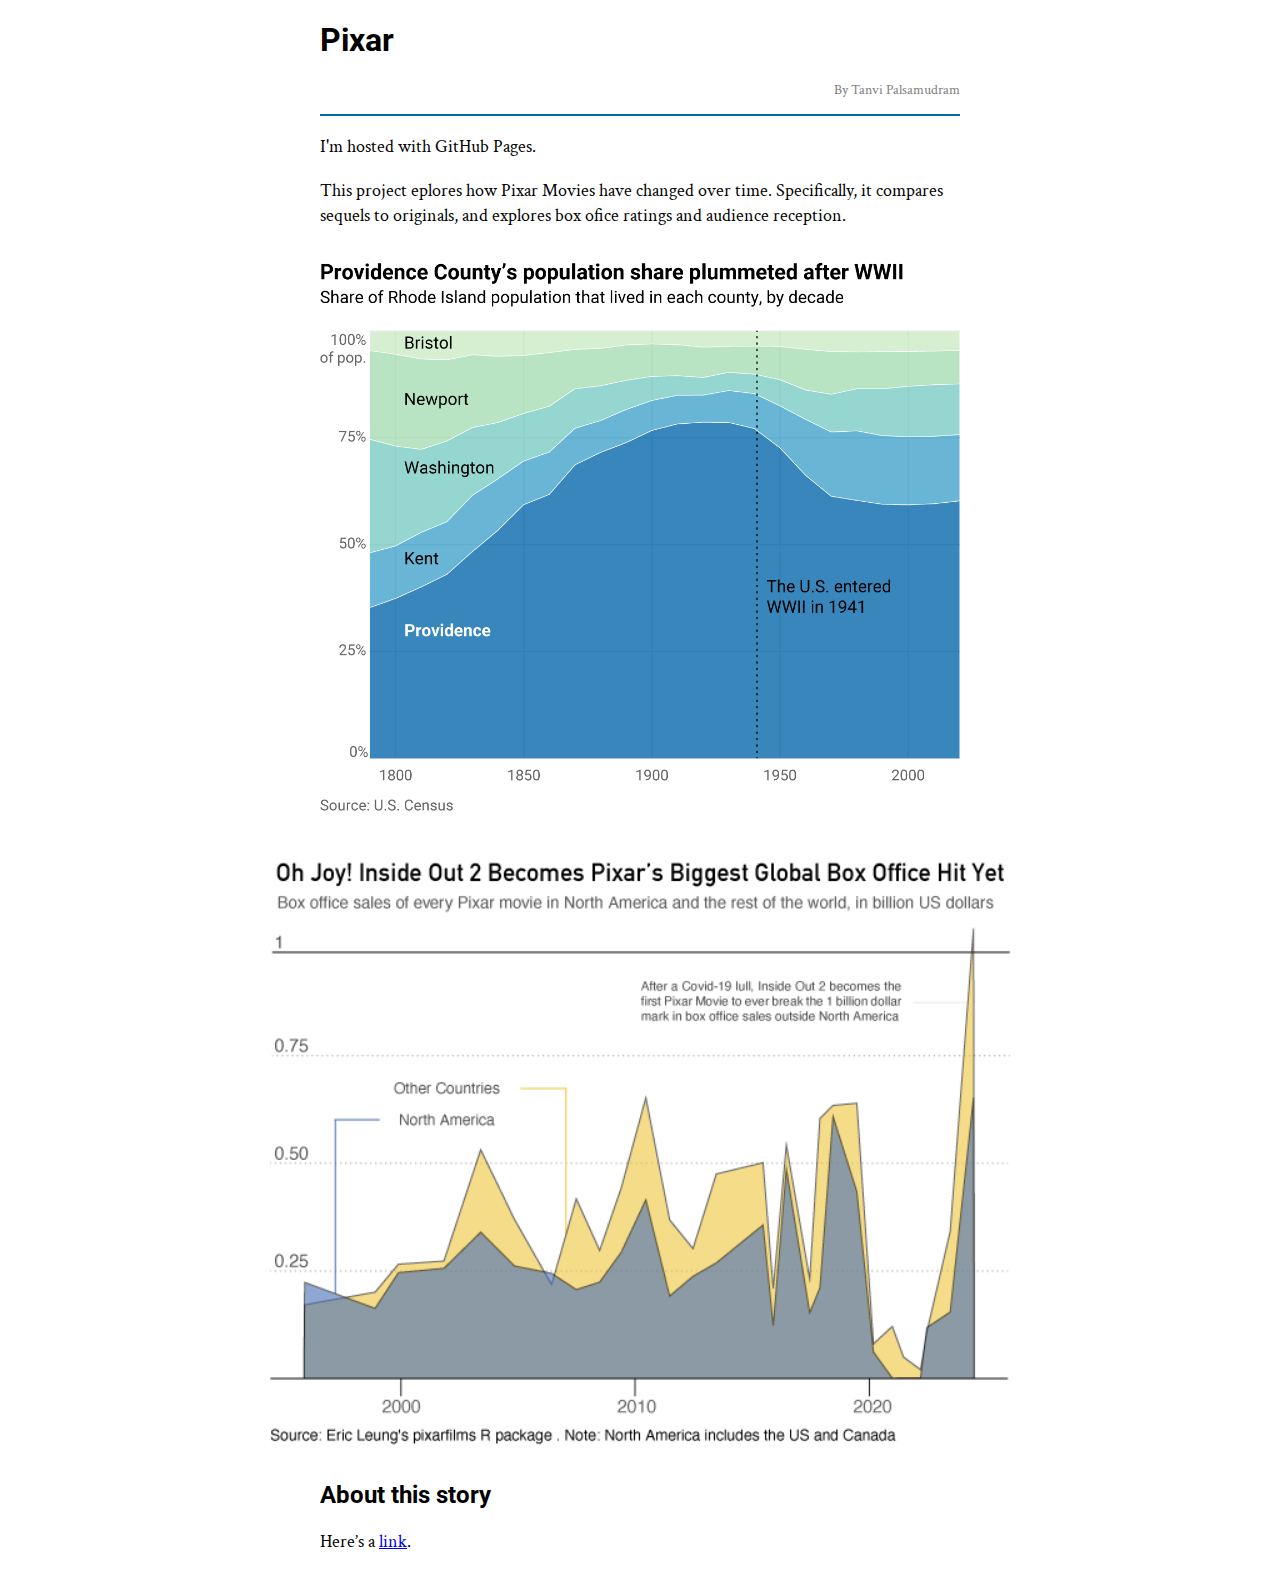
<file: pixar/index.html>
<!DOCTYPE html>
<html>
    <head>
        <title>DATA1500 Final Project</title>
        <link rel="stylesheet" href="styles.css">
        <link rel="preconnect" href="https://fonts.googleapis.com">
        <link rel="preconnect" href="https://fonts.gstatic.com" crossorigin>
        <link href="https://fonts.googleapis.com/css2?family=Crimson+Text:ital,wght@0,400;0,600;0,700;1,400;1,600;1,700&family=Roboto:ital,wght@0,100..900;1,100..900&display=swap" rel="stylesheet">
    </head>        
    <body>
        <h1>Pixar</h1>
        <p id ="byline">By Tanvi Palsamudram</p>
        <div class ="divider"></div>
        <p>I'm hosted with GitHub Pages.</p>
        <p>This project eplores how Pixar Movies have changed over time. Specifically, it compares sequels to originals, and explores box ofice ratings and audience reception.</p>
        <img src = "git_images/rhode_island.png">
        <img id = "chart" src = "git_images/pixar_chart_try2.png">
        <h2>About this story</h2>
        <p>Here’s a <a href="https://www.brown.edu/">link</a>.</p>
    </body>
</html>
</file>
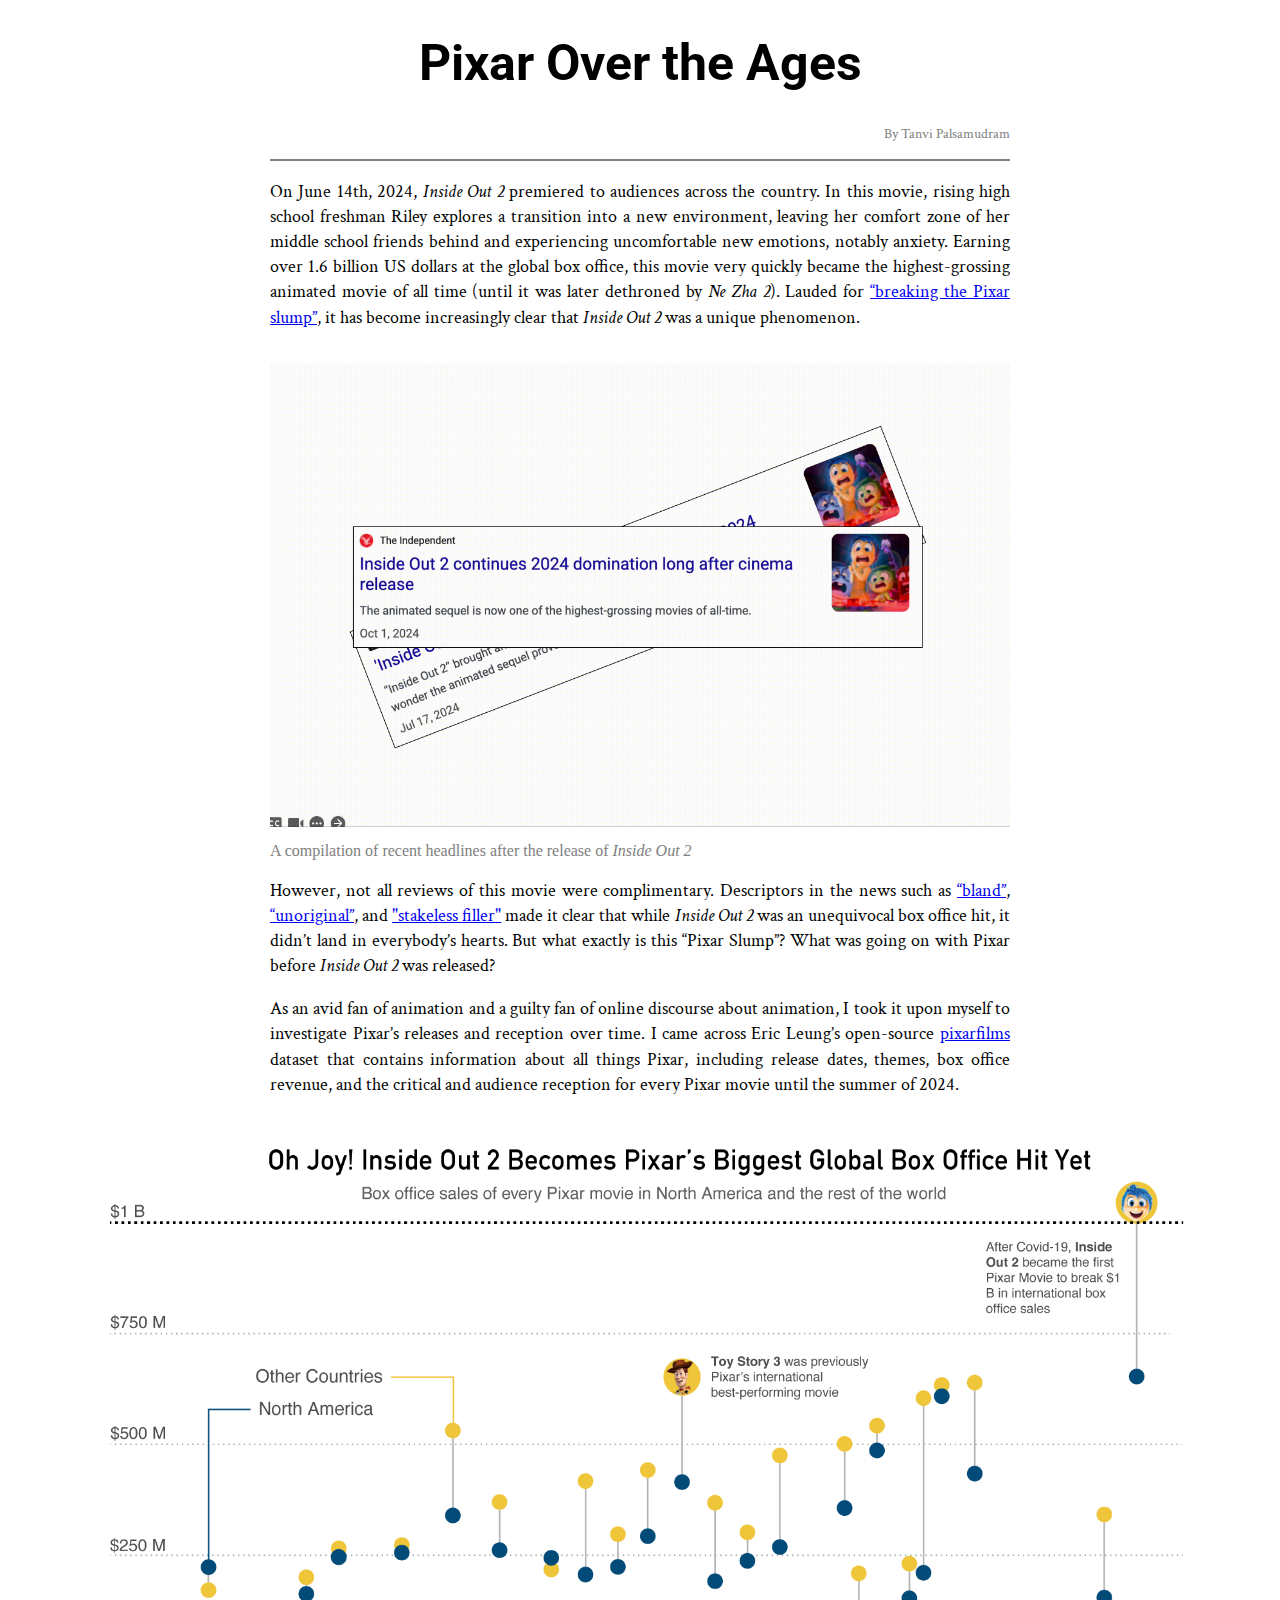
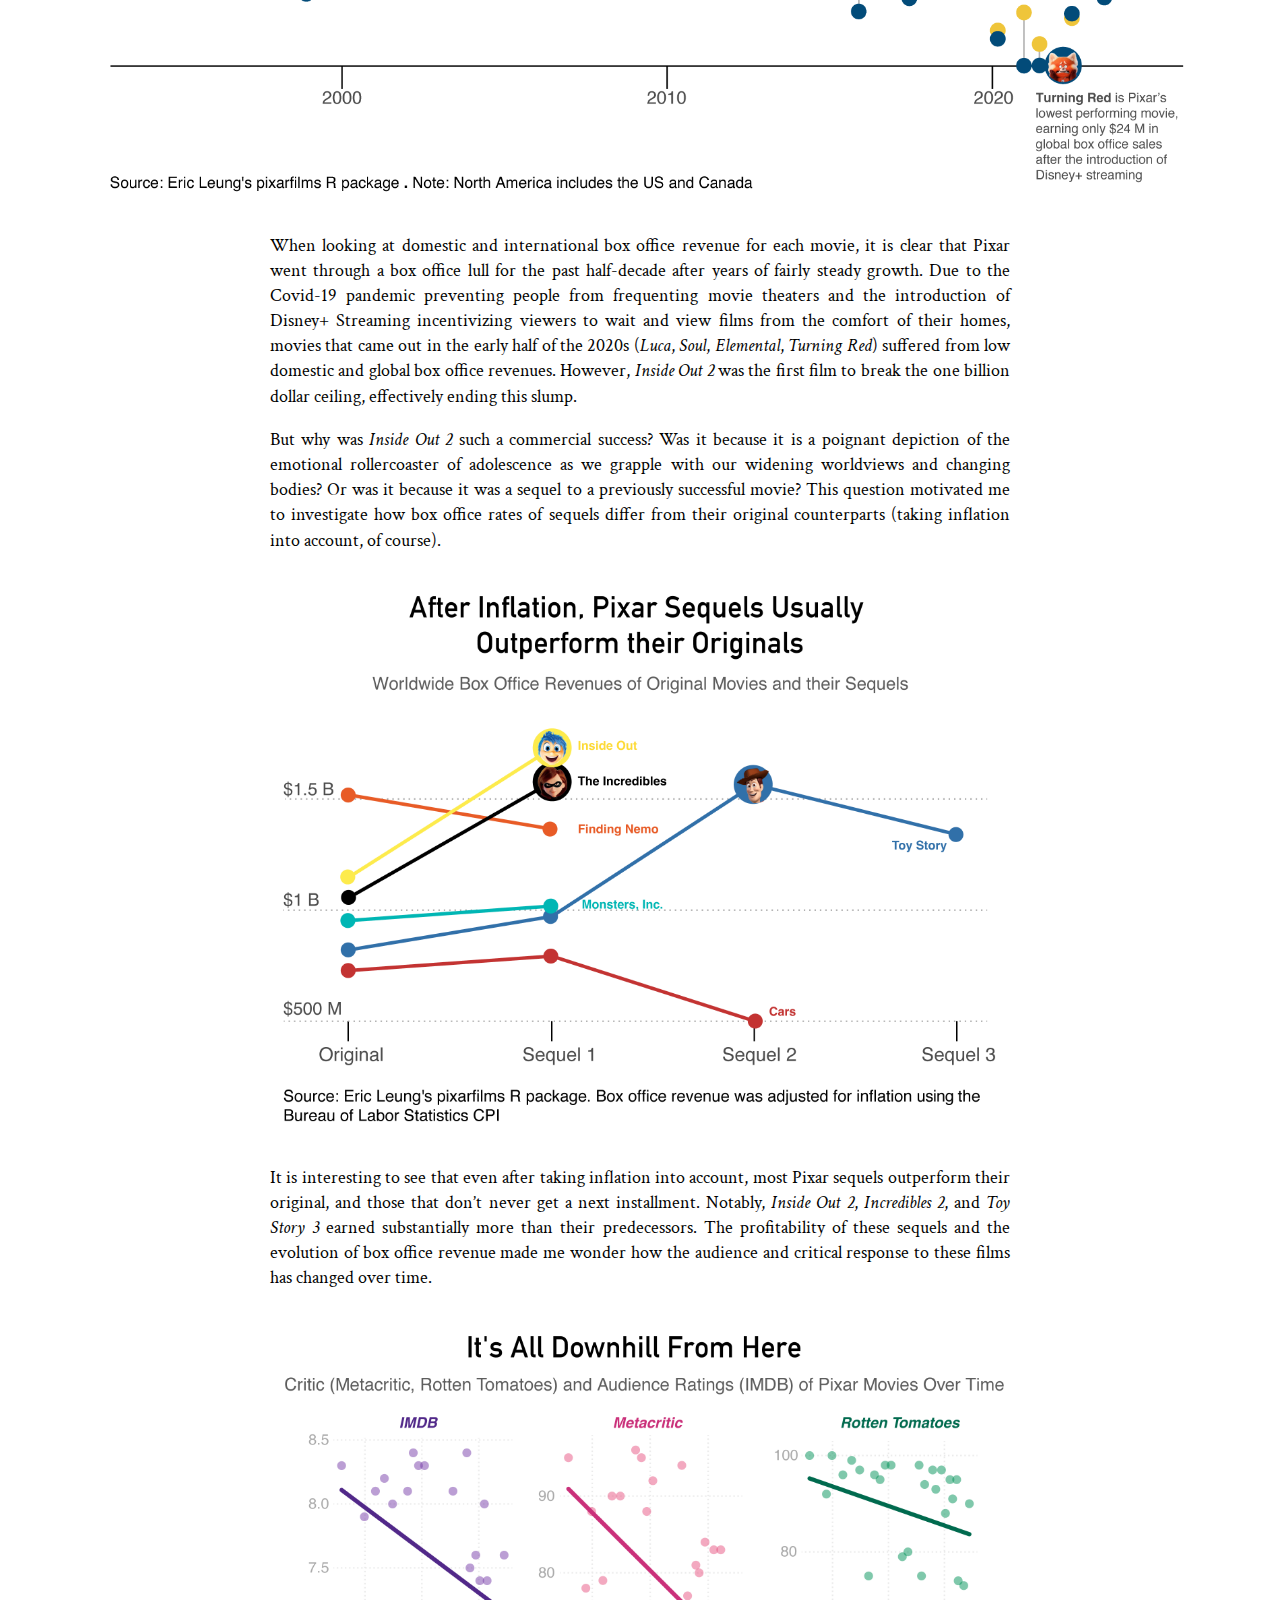
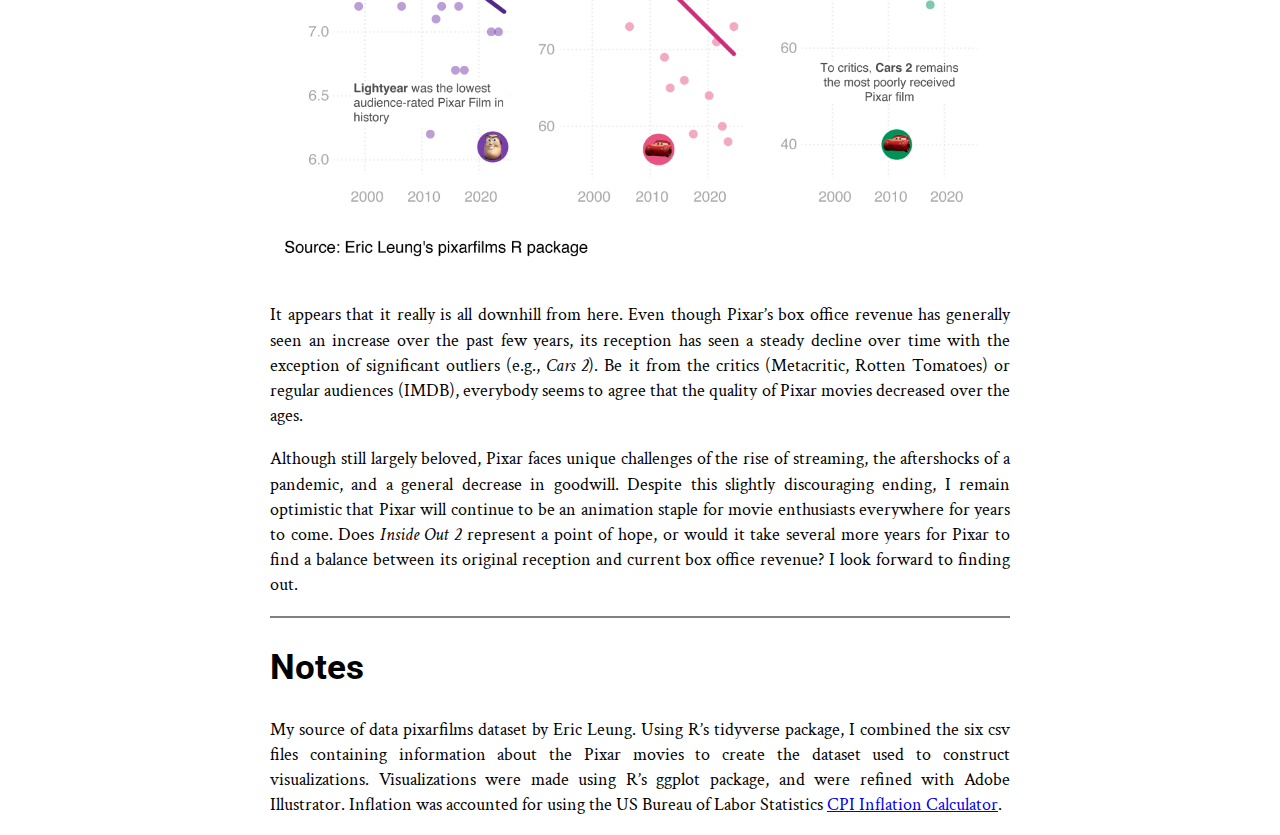
<file: pixar/Pixar_code.html>
<!DOCTYPE html>
<html>
    <head>
        <title>Pixar</title>
        <link rel="stylesheet" href="pixar_styles.css">
        <link rel="preconnect" href="https://fonts.googleapis.com">
        <link rel="preconnect" href="https://fonts.gstatic.com" crossorigin>
        <link href="https://fonts.googleapis.com/css2?family=Crimson+Text:ital,wght@0,400;0,600;0,700;1,400;1,600;1,700&family=Roboto:ital,wght@0,100..900;1,100..900&display=swap" rel="stylesheet">
    </head>        
    <body>
        <h1>Pixar Over the Ages</h1>
        <p id ="byline">By Tanvi Palsamudram</p>
        <div class ="divider"></div>
        <p>On June 14th, 2024, <i>Inside Out 2</i> premiered to audiences across the country. In this movie, rising high school freshman Riley explores a transition into a new environment, leaving her comfort zone of her middle school friends behind and experiencing uncomfortable new emotions, notably anxiety. Earning over 1.6 billion US dollars at the global box office, this movie very quickly became the highest-grossing animated movie of all time (until it was later dethroned by <i>Ne Zha 2</i>). Lauded for <a href="https://www.latimes.com/entertainment-arts/business/story/2024-07-10/so-much-for-the-pixar-slump-inside-out-2-just-achieved-a-huge-box-office-milestone">“breaking the Pixar slump”</a>, it has become increasingly clear that <i>Inside Out 2</i> was a unique phenomenon.</p>
        <figure>
            <img src="final/headline_recording.gif" alt="GIF of Inside Out 2 headlines">
            <figcaption>A compilation of recent headlines after the release of <i>Inside Out 2</i></figcaption>
        </figure>
        <p>However, not all reviews of this movie were complimentary. Descriptors in the news such as <a href="https://jacobin.com/2024/06/inside-out-2-pixar-film-review/">“bland”</a>, <a href="https://jacobin.com/2024/06/inside-out-2-pixar-film-review/">“unoriginal”</a>, and <a href="https://www.vulture.com/article/inside-out-2-is-another-product-of-the-pixar-slump.html">"stakeless filler"</a> made it clear that while <i>Inside Out 2</i> was an unequivocal box office hit, it didn’t land in everybody’s hearts. But what exactly is this “Pixar Slump”? What was going on with Pixar before <i>Inside Out 2</i> was released?</p>
        <p>As an avid fan of animation and a guilty fan of online discourse about animation, I took it upon myself to investigate Pixar’s releases and reception over time. I came across Eric Leung’s open-source <a href="https://erictleung.com/pixarfilms/">pixarfilms</a> dataset that contains information about all things Pixar, including release dates, themes, box office revenue, and the critical and audience reception for every Pixar movie until the summer of 2024.</p>
        <img id = "release" src = "final/pixar_segment_release_medium.png">
        <p>When looking at domestic and international box office revenue for each movie, it is clear that Pixar went through a box office lull for the past half-decade after years of fairly steady growth. Due to the Covid-19 pandemic preventing people from frequenting movie theaters and the introduction of Disney+ Streaming incentivizing viewers to wait and view films from the comfort of their homes, movies that came out in the early half of the 2020s (<i>Luca</i>, <i>Soul</i>, <i>Elemental</i>, <i>Turning Red</i>) suffered from low domestic and global box office revenues. However, <i>Inside Out 2</i> was the first film to break the one billion dollar ceiling, effectively ending this slump. </p>
        <p>But why was <i>Inside Out 2 </i>such a commercial success? Was it because it is a poignant depiction of the emotional rollercoaster of adolescence as we grapple with our widening worldviews and changing bodies? Or was it because it was a sequel to a previously successful movie? This question motivated me to investigate how box office rates of sequels differ from their original counterparts (taking inflation into account, of course). </p>
        <img id = "sequel" src = "final/SequelInflation_medium.png">  
        <p>It is interesting to see that even after taking inflation into account, most Pixar sequels outperform their original, and those that don’t never get a next installment. Notably, <i>Inside Out 2</i>, <i>Incredibles 2</i>, and <i>Toy Story 3</i> earned substantially more than their predecessors. The profitability of these sequels and the evolution of box office revenue made me wonder how the audience and critical response to these films has changed over time. </p> 
        <img id = "audience" src = "final/AudienceCritic_medium.png">
        <p>It appears that it really is all downhill from here. Even though Pixar’s box office revenue has generally seen an increase over the past few years, its reception has seen a steady decline over time with the exception of significant outliers (e.g., <i>Cars 2</i>). Be it from the critics (Metacritic, Rotten Tomatoes) or regular audiences (IMDB), everybody seems to agree that the quality of Pixar movies decreased over the ages.</p>
        <p>Although still largely beloved, Pixar faces unique challenges of the rise of streaming, the aftershocks of a pandemic, and a general decrease in goodwill. Despite this slightly discouraging ending, I remain optimistic that Pixar will continue to be an animation staple for movie enthusiasts everywhere for years to come. Does <i>Inside Out 2</i> represent a point of hope, or would it take several more years for Pixar to find a balance between its original reception and current box office revenue? I look forward to finding out.</p>
        <div class ="divider"></div>
        <h2>Notes</h2>
        <p>My source of data pixarfilms dataset by Eric Leung. Using R’s tidyverse package, I combined the six csv files containing information about the Pixar movies to create the dataset used to construct visualizations. Visualizations were made using R’s ggplot package, and were refined with Adobe Illustrator. Inflation was accounted for using the US Bureau of Labor Statistics <a href="https://erictleung.com/pixarfilms/">CPI Inflation Calculator</a>.</p>
    </body>
</html>
</file>
<file: pixar/styles.css>
img, p, h1, h2, .divider {
	width: 100%;
	max-width: 640px;
    margin-left: auto;
	margin-right: auto;
}

h1, h2 {
    font-family: "Roboto";
}

#byline {
    text-align: right;
    color: grey;
    font-size: 14px
}

img {
	display: block;
    padding: 15px 0px;
}

#chart {
    width: 100%;
	max-width: 800px;
}

p {
	font-size: 18px;
	line-height: 1.4;
    font-family: "Crimson Text";
}

.divider {
    height: 2px;
    background-color: #0868ac;
    margin-top: 10px;
    margin-bottom: 10px;
}
</file>
<file: pixar/pixar_styles.css>
img, p, h1, h2, .divider {
	width: 100%;
	max-width: 740px;
    margin-left: auto;
	margin-right: auto;
    text-align: justify;
}

figcaption {
    text-align: justify;
    font-size: 12;
    color: grey;
    width: 100%;
	max-width: 740px;
    margin-left: auto;
	margin-right: auto;
}

h1 {
    font-family: "Roboto";
    font-size: 50px;
    text-align: center;
}

h2 {
    font-family: "Roboto";
    font-size: 35px;
    text-align: left;
}

#byline {
    text-align: right;
    color: grey;
    font-size: 14px
}

img {
	display: block;
    padding: 15px 0px;
}

#release {
    width: 140%;
	max-width: 1100px;
}

#sequel, #audience {
    width: 100%;
    max-width: 740px;
}

#myTooltip {
	position: absolute;
	pointer-events: none;
    padding: 15px;
	background-color: white;
	border: 1px solid black;
    border-radius: 10px;
    opacity: 0;
}

p {
	font-size: 18px;
	line-height: 1.4;
    font-family: "Crimson Text";
}

.divider {
    height: 2px;
    background-color: grey;
    margin-top: 10px;
    margin-bottom: 10px;
}
</file>
